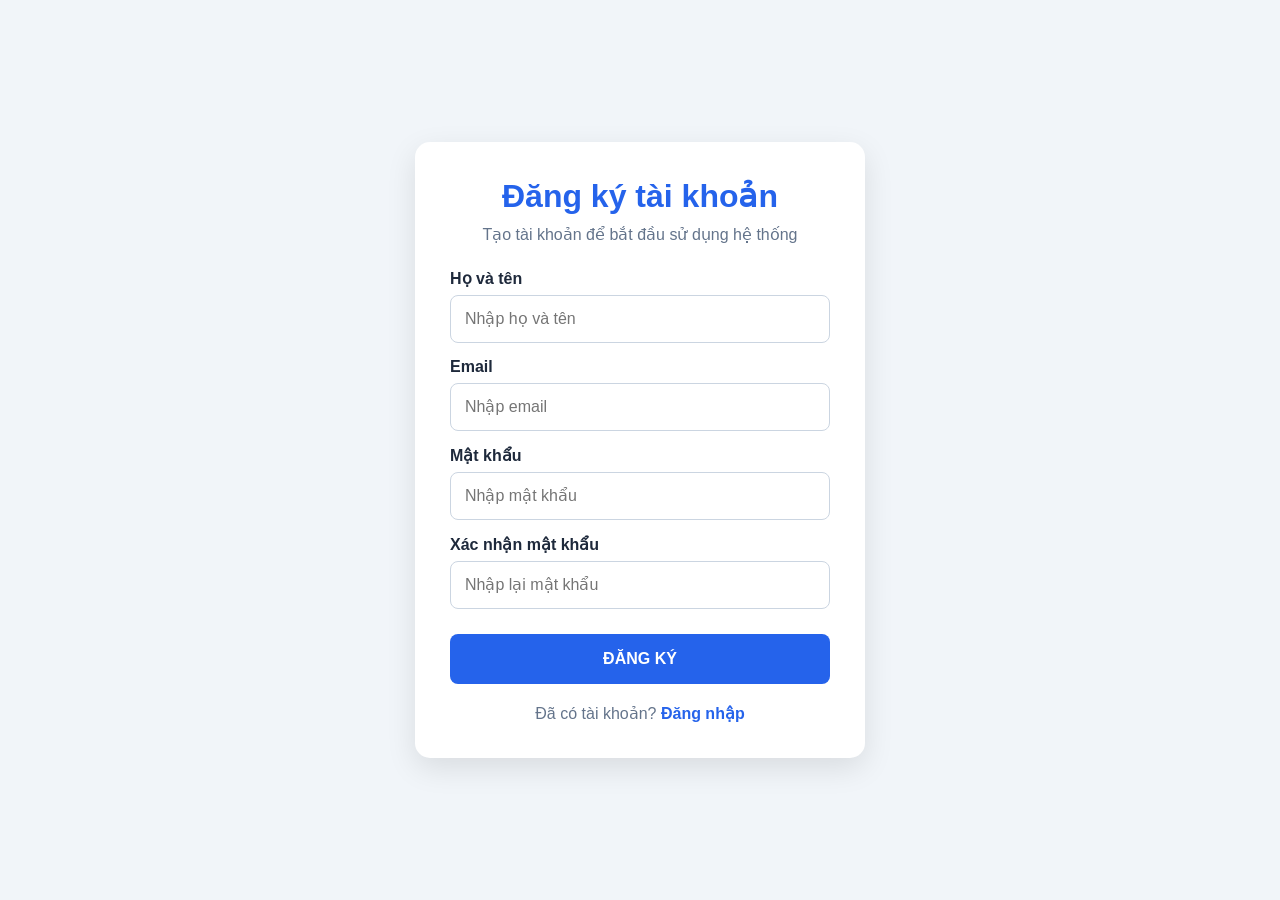
<file: index.html>
<!DOCTYPE html>
<html lang="vi">
<head>
    <meta charset="UTF-8">
    <meta name="viewport" content="width=device-width, initial-scale=1.0">
    <title>Đăng ký tài khoản</title>
    <link rel="stylesheet" href="style.css">
</head>

<body>

<div class="container">
    <div class="form-box">

        <h1>Đăng ký tài khoản</h1>
        <p class="subtitle">
            Tạo tài khoản để bắt đầu sử dụng hệ thống
        </p>

        <form action="success.html">

            <label>Họ và tên</label>
            <input 
                type="text"
                placeholder="Nhập họ và tên"
                required
            >

            <label>Email</label>
            <input 
                type="email"
                placeholder="Nhập email"
                required
            >

            <label>Mật khẩu</label>
            <input 
                type="password"
                placeholder="Nhập mật khẩu"
                required
            >

            <label>Xác nhận mật khẩu</label>
            <input 
                type="password"
                placeholder="Nhập lại mật khẩu"
                required
            >

            <button type="submit">
                ĐĂNG KÝ
            </button>

        </form>

        <p class="login">
            Đã có tài khoản?
            <a href="#">Đăng nhập</a>
        </p>

    </div>
</div>

</body>
</html>
</file>
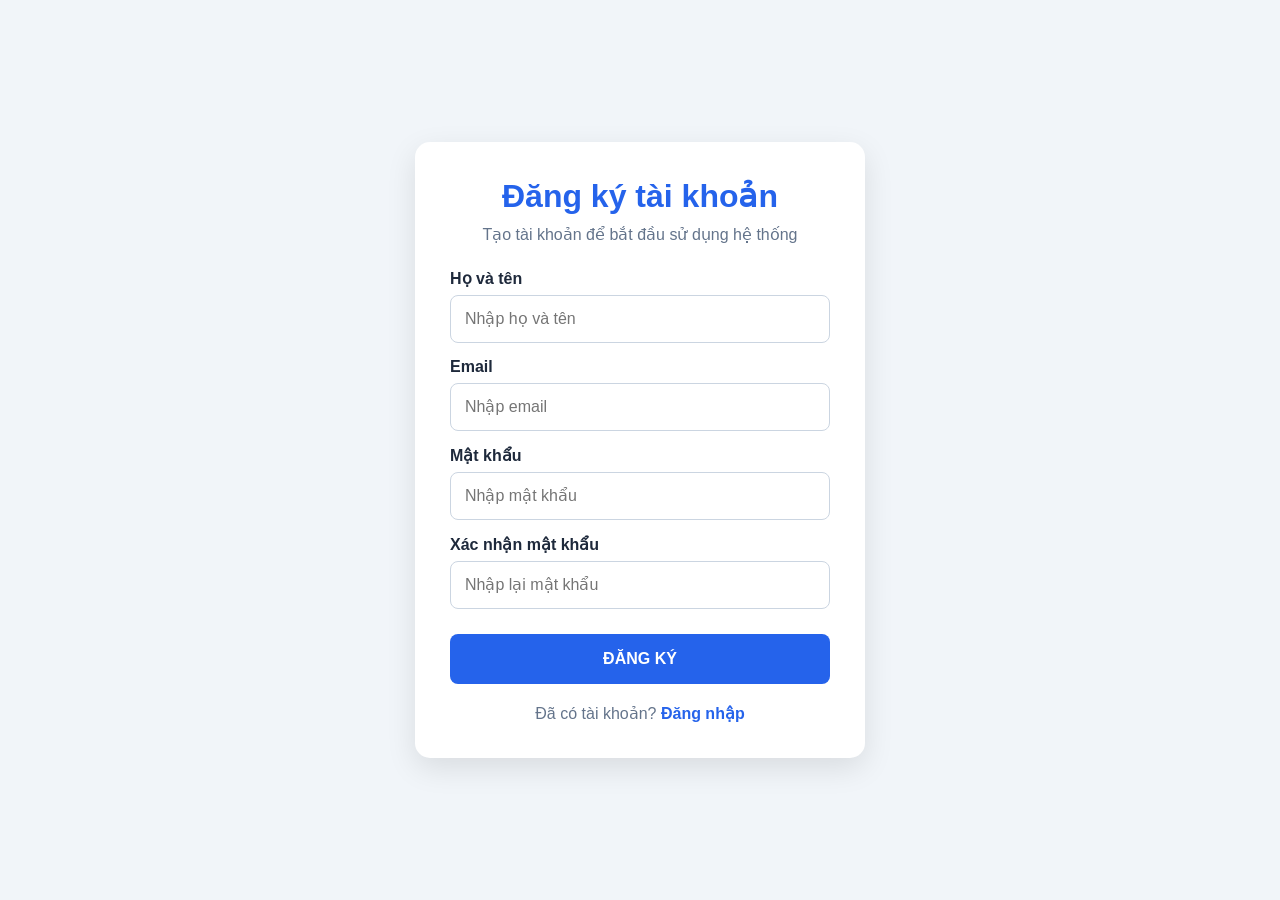
<file: register.html>
<!DOCTYPE html>
<html lang="vi">
<head>
    <meta charset="UTF-8">
    <meta name="viewport" content="width=device-width, initial-scale=1.0">
    <title>Đăng ký tài khoản</title>
    <link rel="stylesheet" href="style.css">
</head>

<body>

<div class="container">
    <div class="form-box">

        <h1>Đăng ký tài khoản</h1>
        <p class="subtitle">Tạo tài khoản để bắt đầu sử dụng hệ thống</p>

        <form action="success.html">

            <label>Họ và tên</label>
            <input type="text"
                   placeholder="Nhập họ và tên"
                   required>

            <label>Email</label>
            <input type="email"
                   placeholder="Nhập email"
                   required>

            <label>Mật khẩu</label>
            <input type="password"
                   placeholder="Nhập mật khẩu"
                   required>

            <label>Xác nhận mật khẩu</label>
            <input type="password"
                   placeholder="Nhập lại mật khẩu"
                   required>

            <button type="submit">
                ĐĂNG KÝ
            </button>

        </form>

        <p class="login">
            Đã có tài khoản?
            <a href="#">Đăng nhập</a>
        </p>

    </div>
</div>

</body>
</html>
</file>
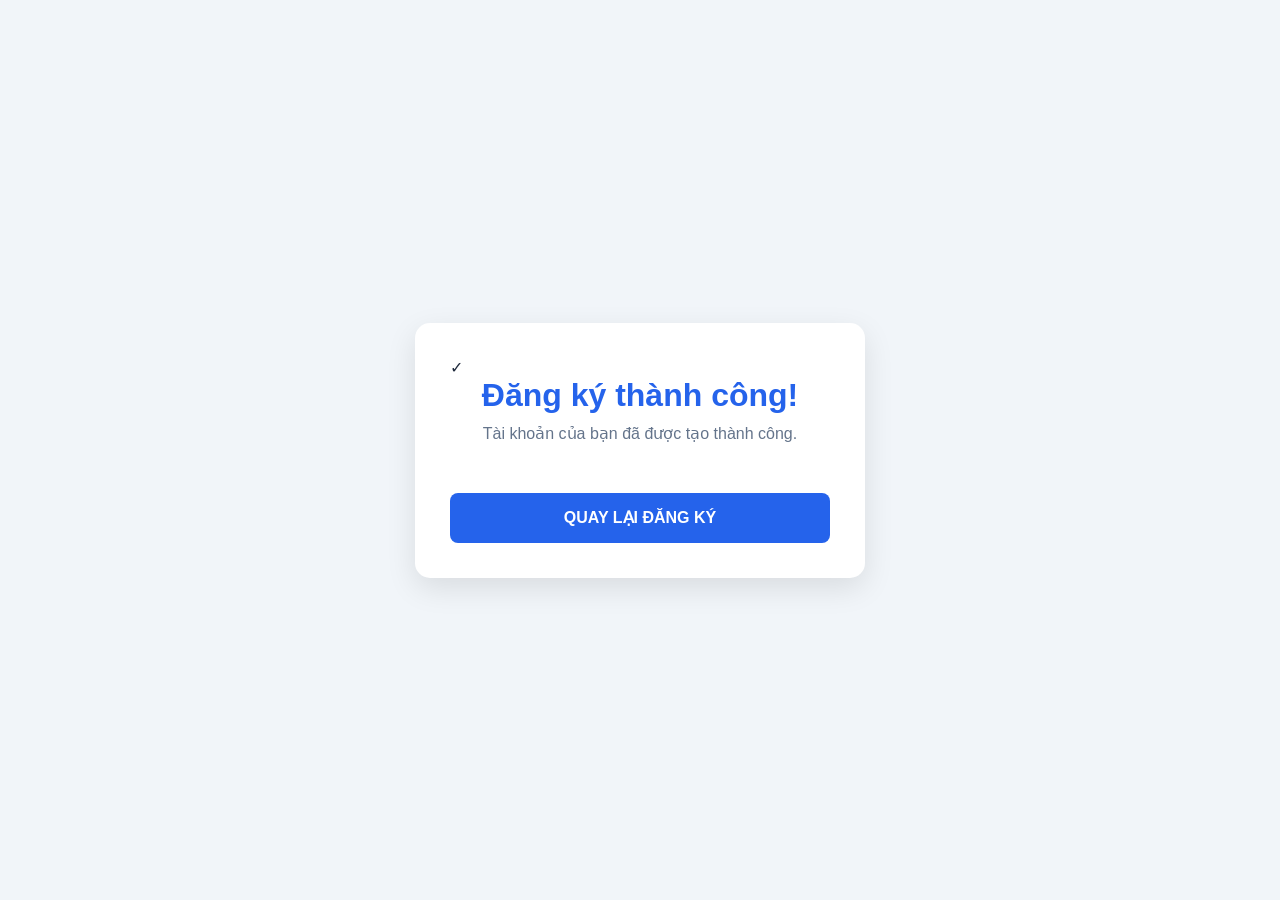
<file: success.html>
<!DOCTYPE html>
<html lang="vi">
<head>
    <meta charset="UTF-8">
    <meta name="viewport" content="width=device-width, initial-scale=1.0">
    <title>Đăng ký thành công</title>

    <link rel="stylesheet" href="style.css">
</head>

<body>

<div class="container">

    <div class="form-box success">

        <div class="check">
            ✓
        </div>

        <h1>Đăng ký thành công!</h1>

        <p class="subtitle">
            Tài khoản của bạn đã được tạo thành công.
        </p>

        <button onclick="window.location.href='register.html'">
            QUAY LẠI ĐĂNG KÝ
        </button>

    </div>

</div>

</body>
</html>
</file>
<file: style.css>
* {
    margin: 0;
    padding: 0;
    box-sizing: border-box;
}

body {
    font-family: Arial, sans-serif;
    background: #f1f5f9;
    color: #1e293b;
}

.container {
    min-height: 100vh;
    display: flex;
    justify-content: center;
    align-items: center;
    padding: 20px;
}

.form-box {
    width: 100%;
    max-width: 450px;
    background: white;
    padding: 35px;
    border-radius: 15px;
    box-shadow: 0 10px 30px rgba(0, 0, 0, 0.1);
}

h1 {
    text-align: center;
    margin-bottom: 10px;
    color: #2563eb;
}

.subtitle {
    text-align: center;
    color: #64748b;
    margin-bottom: 25px;
}

label {
    display: block;
    margin-top: 15px;
    margin-bottom: 7px;
    font-weight: bold;
}

input {
    width: 100%;
    height: 48px;
    padding: 0 14px;
    border: 1px solid #cbd5e1;
    border-radius: 8px;
    font-size: 16px;
}

input:focus {
    outline: none;
    border-color: #2563eb;
    box-shadow: 0 0 0 3px rgba(37, 99, 235, 0.15);
}

button {
    width: 100%;
    height: 50px;
    margin-top: 25px;
    border: none;
    border-radius: 8px;
    background: #2563eb;
    color: white;
    font-size: 16px;
    font-weight: bold;
    cursor: pointer;
}

button:hover {
    background: #1d4ed8;
}

.login {
    text-align: center;
    margin-top: 20px;
    color: #64748b;
}

.login a {
    color: #2563eb;
    text-decoration: none;
    font-weight: bold;
}

/* Responsive */

@media (max-width: 600px) {

    .container {
        padding: 15px;
    }

    .form-box {
        padding: 25px 20px;
    }

    h1 {
        font-size: 25px;
    }

}
</file>
